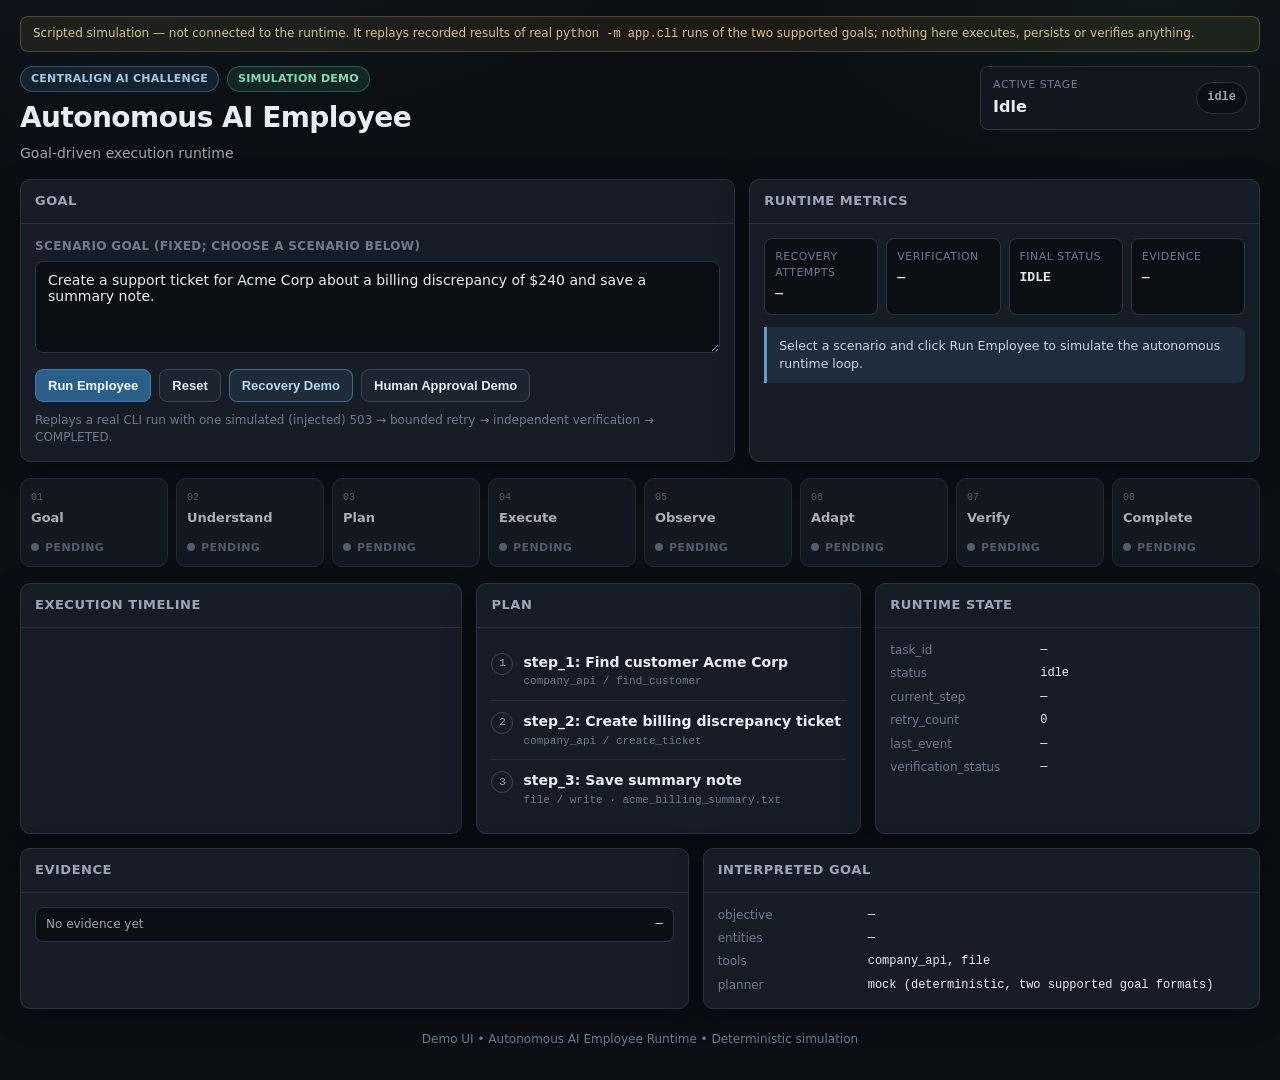
<file: demo-ui/index.html>
<!DOCTYPE html>
<html lang="en">
<head>
  <meta charset="UTF-8" />
  <meta name="viewport" content="width=device-width, initial-scale=1.0" />
  <title>Autonomous AI Employee — Simulation Demo</title>
  <style>
    :root {
      --bg: #0b0e13;
      --bg-elev: #12171f;
      --bg-card: #161c26;
      --bg-soft: #1c2430;
      --border: #2a3341;
      --border-strong: #3a4556;
      --text: #e8edf5;
      --text-muted: #9aa6b8;
      --text-dim: #6d7a8f;
      --accent: #5b9fd4;
      --accent-soft: rgba(91, 159, 212, 0.12);
      --success: #3ecf8e;
      --success-soft: rgba(62, 207, 142, 0.12);
      --warning: #e6b84d;
      --warning-soft: rgba(230, 184, 77, 0.14);
      --danger: #ef6b6b;
      --danger-soft: rgba(239, 107, 107, 0.14);
      --mono: ui-monospace, "SF Mono", Menlo, Consolas, monospace;
      --sans: "Segoe UI", system-ui, -apple-system, sans-serif;
      --radius: 10px;
      --shadow: 0 8px 28px rgba(0, 0, 0, 0.35);
    }

    * { box-sizing: border-box; }
    html, body {
      margin: 0;
      padding: 0;
      background: var(--bg);
      color: var(--text);
      font-family: var(--sans);
      font-size: 14px;
      line-height: 1.45;
      min-height: 100%;
    }

    body {
      background-image:
        radial-gradient(ellipse 900px 420px at 12% -10%, rgba(91, 159, 212, 0.08), transparent 60%),
        radial-gradient(ellipse 700px 360px at 90% 0%, rgba(62, 207, 142, 0.05), transparent 55%);
    }

    .wrap {
      max-width: 1380px;
      margin: 0 auto;
      padding: 16px 20px 28px;
    }

    .disclaimer {
      background: rgba(230, 184, 77, 0.08);
      border: 1px solid rgba(230, 184, 77, 0.28);
      color: #d8c288;
      border-radius: 8px;
      padding: 8px 12px;
      font-size: 12px;
      margin-bottom: 14px;
    }

    .topbar {
      display: flex;
      align-items: flex-start;
      justify-content: space-between;
      gap: 16px;
      margin-bottom: 16px;
    }

    .brand h1 {
      margin: 6px 0 4px;
      font-size: 28px;
      letter-spacing: -0.02em;
      font-weight: 700;
    }

    .brand .subtitle {
      color: var(--text-muted);
      font-size: 14px;
    }

    .badges { display: flex; gap: 8px; flex-wrap: wrap; }

    .badge {
      display: inline-flex;
      align-items: center;
      gap: 6px;
      padding: 4px 10px;
      border-radius: 999px;
      border: 1px solid var(--border);
      background: var(--bg-soft);
      color: var(--text-muted);
      font-size: 11px;
      font-weight: 600;
      letter-spacing: 0.02em;
      text-transform: uppercase;
    }

    .badge.accent {
      border-color: rgba(91, 159, 212, 0.4);
      background: var(--accent-soft);
      color: #9cc8ea;
    }

    .badge.sim {
      border-color: rgba(62, 207, 142, 0.35);
      background: var(--success-soft);
      color: #7eddb0;
    }

    .controls {
      display: grid;
      grid-template-columns: 1.4fr 1fr;
      gap: 14px;
      margin-bottom: 16px;
    }

    .card {
      background: var(--bg-card);
      border: 1px solid var(--border);
      border-radius: var(--radius);
      box-shadow: var(--shadow);
    }

    .card-hd {
      display: flex;
      align-items: center;
      justify-content: space-between;
      gap: 10px;
      padding: 12px 14px;
      border-bottom: 1px solid var(--border);
    }

    .card-hd h2 {
      margin: 0;
      font-size: 13px;
      font-weight: 650;
      letter-spacing: 0.04em;
      text-transform: uppercase;
      color: var(--text-muted);
    }

    .card-bd { padding: 14px; }

    label {
      display: block;
      font-size: 12px;
      color: var(--text-dim);
      margin-bottom: 6px;
      font-weight: 600;
      letter-spacing: 0.03em;
      text-transform: uppercase;
    }

    textarea {
      width: 100%;
      min-height: 92px;
      resize: vertical;
      background: var(--bg);
      color: var(--text);
      border: 1px solid var(--border);
      border-radius: 8px;
      padding: 10px 12px;
      font-family: var(--sans);
      font-size: 14px;
      outline: none;
    }

    textarea:focus { border-color: var(--accent); }

    .btn-row {
      display: flex;
      flex-wrap: wrap;
      gap: 8px;
      margin-top: 10px;
    }

    button {
      appearance: none;
      border: 1px solid var(--border-strong);
      background: var(--bg-soft);
      color: var(--text);
      border-radius: 8px;
      padding: 8px 12px;
      font-size: 13px;
      font-weight: 600;
      cursor: pointer;
      transition: background 0.15s ease, border-color 0.15s ease, opacity 0.15s ease, transform 0.1s ease;
    }

    button:hover:not(:disabled) {
      background: #243041;
      border-color: #4a576c;
    }

    button:active:not(:disabled) { transform: translateY(1px); }
    button:disabled {
      opacity: 0.45;
      cursor: not-allowed;
    }

    button.primary {
      background: #2a5f8a;
      border-color: #3f7eb3;
      color: #f2f8ff;
    }

    button.primary:hover:not(:disabled) {
      background: #3472a6;
    }

    button.success {
      background: #1f6b4a;
      border-color: #2f9a6a;
      color: #eafff4;
    }

    button.danger {
      background: #6b2a2a;
      border-color: #a04545;
      color: #ffeaea;
    }

    button.ghost.active {
      border-color: rgba(91, 159, 212, 0.55);
      background: var(--accent-soft);
      color: #b7d8f3;
    }

    .scenario-note {
      margin-top: 10px;
      color: var(--text-dim);
      font-size: 12px;
      min-height: 34px;
    }

    .pipeline {
      display: grid;
      grid-template-columns: repeat(8, 1fr);
      gap: 8px;
      margin-bottom: 16px;
    }

    .stage {
      position: relative;
      background: var(--bg-card);
      border: 1px solid var(--border);
      border-radius: 10px;
      padding: 12px 10px 10px;
      min-height: 78px;
      transition: border-color 0.2s ease, background 0.2s ease, box-shadow 0.2s ease;
    }

    .stage .idx {
      font-family: var(--mono);
      font-size: 10px;
      color: var(--text-dim);
      margin-bottom: 4px;
    }

    .stage .name {
      font-size: 13px;
      font-weight: 700;
      margin-bottom: 8px;
    }

    .stage .dot {
      width: 8px;
      height: 8px;
      border-radius: 50%;
      background: var(--text-dim);
      display: inline-block;
      margin-right: 6px;
      vertical-align: middle;
    }

    .stage .state-label {
      font-size: 11px;
      color: var(--text-dim);
      text-transform: uppercase;
      letter-spacing: 0.04em;
      font-weight: 650;
    }

    .stage.pending { opacity: 0.72; }
    .stage.active {
      border-color: rgba(91, 159, 212, 0.7);
      background: linear-gradient(180deg, rgba(91, 159, 212, 0.12), var(--bg-card));
      box-shadow: 0 0 0 1px rgba(91, 159, 212, 0.18), var(--shadow);
    }
    .stage.active .dot {
      background: var(--accent);
      box-shadow: 0 0 0 4px rgba(91, 159, 212, 0.18);
      animation: pulse 1.2s ease infinite;
    }
    .stage.active .state-label { color: #9cc8ea; }

    .stage.success {
      border-color: rgba(62, 207, 142, 0.45);
      background: linear-gradient(180deg, rgba(62, 207, 142, 0.1), var(--bg-card));
    }
    .stage.success .dot { background: var(--success); }
    .stage.success .state-label { color: #7eddb0; }

    .stage.warning {
      border-color: rgba(230, 184, 77, 0.5);
      background: linear-gradient(180deg, rgba(230, 184, 77, 0.1), var(--bg-card));
    }
    .stage.warning .dot { background: var(--warning); }
    .stage.warning .state-label { color: #e6c87a; }

    .stage.failure {
      border-color: rgba(239, 107, 107, 0.5);
      background: linear-gradient(180deg, rgba(239, 107, 107, 0.1), var(--bg-card));
    }
    .stage.failure .dot { background: var(--danger); }
    .stage.failure .state-label { color: #f0a0a0; }

    .stage.approval {
      border-color: rgba(230, 184, 77, 0.65);
      background: linear-gradient(180deg, rgba(230, 184, 77, 0.14), var(--bg-card));
      box-shadow: 0 0 0 1px rgba(230, 184, 77, 0.2);
    }
    .stage.approval .dot {
      background: var(--warning);
      animation: pulse 1.1s ease infinite;
    }
    .stage.approval .state-label { color: #e6c87a; }

    @keyframes pulse {
      0%, 100% { transform: scale(1); opacity: 1; }
      50% { transform: scale(1.25); opacity: 0.7; }
    }

    .grid {
      display: grid;
      grid-template-columns: 1.15fr 1fr 1fr;
      gap: 14px;
      margin-bottom: 14px;
    }

    .grid-bottom {
      display: grid;
      grid-template-columns: 1.2fr 1fr;
      gap: 14px;
      margin-bottom: 14px;
    }

    .metrics {
      display: grid;
      grid-template-columns: repeat(4, 1fr);
      gap: 8px;
      margin-bottom: 12px;
    }

    .metric {
      background: var(--bg);
      border: 1px solid var(--border);
      border-radius: 8px;
      padding: 10px;
    }

    .metric .k {
      font-size: 11px;
      color: var(--text-dim);
      text-transform: uppercase;
      letter-spacing: 0.04em;
      margin-bottom: 4px;
    }

    .metric .v {
      font-family: var(--mono);
      font-size: 13px;
      font-weight: 650;
    }

    .metric .v.ok { color: var(--success); }
    .metric .v.warn { color: var(--warning); }
    .metric .v.bad { color: var(--danger); }

    .timeline {
      max-height: 320px;
      overflow: auto;
      font-family: var(--mono);
      font-size: 12px;
    }

    .tl-item {
      display: grid;
      grid-template-columns: 68px 1fr;
      gap: 10px;
      padding: 7px 0;
      border-bottom: 1px solid rgba(42, 51, 65, 0.75);
      opacity: 0;
      transform: translateY(4px);
      animation: fadeIn 0.28s ease forwards;
    }

    .tl-item .t { color: var(--text-dim); }
    .tl-item .m { color: var(--text); }
    .tl-item .m .tag {
      display: inline-block;
      margin-left: 6px;
      padding: 1px 6px;
      border-radius: 999px;
      font-size: 10px;
      border: 1px solid var(--border);
      color: var(--text-muted);
      vertical-align: middle;
    }
    .tl-item.fail .m { color: #f0a8a8; }
    .tl-item.warn .m { color: #e8cf8a; }
    .tl-item.ok .m { color: #9be4c0; }
    .tl-item.approval .m { color: #e8cf8a; }

    @keyframes fadeIn {
      to { opacity: 1; transform: none; }
    }

    .plan-list { list-style: none; margin: 0; padding: 0; }
    .plan-list li {
      display: flex;
      align-items: flex-start;
      gap: 10px;
      padding: 10px 0;
      border-bottom: 1px solid rgba(42, 51, 65, 0.75);
    }
    .plan-list li:last-child { border-bottom: 0; }

    .step-badge {
      flex: 0 0 auto;
      width: 22px;
      height: 22px;
      border-radius: 50%;
      border: 1px solid var(--border-strong);
      display: grid;
      place-items: center;
      font-size: 11px;
      font-family: var(--mono);
      color: var(--text-muted);
      margin-top: 1px;
    }

    .plan-list li.active .step-badge {
      border-color: var(--accent);
      color: #9cc8ea;
      background: var(--accent-soft);
    }
    .plan-list li.done .step-badge {
      border-color: rgba(62, 207, 142, 0.5);
      color: #7eddb0;
      background: var(--success-soft);
    }
    .plan-list li.blocked .step-badge {
      border-color: rgba(230, 184, 77, 0.55);
      color: #e6c87a;
      background: var(--warning-soft);
    }
    .plan-list li.failed .step-badge {
      border-color: rgba(239, 107, 107, 0.55);
      color: #f0a0a0;
      background: var(--danger-soft);
    }

    .plan-list .title { font-weight: 650; margin-bottom: 2px; }
    .plan-list .meta {
      color: var(--text-dim);
      font-family: var(--mono);
      font-size: 11px;
    }

    .kv {
      display: grid;
      grid-template-columns: 140px 1fr;
      gap: 6px 10px;
      font-size: 12px;
    }

    .kv .k { color: var(--text-dim); }
    .kv .v {
      font-family: var(--mono);
      color: var(--text);
      word-break: break-all;
    }

    .evidence-list {
      display: grid;
      gap: 8px;
    }

    .ev-row {
      display: flex;
      justify-content: space-between;
      gap: 12px;
      padding: 8px 10px;
      background: var(--bg);
      border: 1px solid var(--border);
      border-radius: 8px;
      font-size: 12px;
    }

    .ev-row .k { color: var(--text-muted); }
    .ev-row .v { font-family: var(--mono); color: var(--text); text-align: right; }

    .explain {
      margin-top: 12px;
      padding: 10px 12px;
      border-left: 3px solid var(--accent);
      background: var(--accent-soft);
      color: #c5d9ea;
      font-size: 12.5px;
      border-radius: 0 8px 8px 0;
    }

    .approval-card {
      display: none;
      border: 1px solid rgba(230, 184, 77, 0.45);
      background: linear-gradient(180deg, rgba(230, 184, 77, 0.1), var(--bg-card));
      border-radius: var(--radius);
      padding: 16px;
      margin-bottom: 14px;
      box-shadow: var(--shadow);
    }

    .approval-card.visible { display: block; animation: fadeIn 0.25s ease; }

    .approval-card h3 {
      margin: 0 0 4px;
      font-size: 18px;
      color: #f0d48a;
    }

    .approval-card .sub {
      color: var(--text-muted);
      margin-bottom: 14px;
      font-size: 13px;
    }

    .approval-grid {
      display: grid;
      grid-template-columns: repeat(4, 1fr);
      gap: 10px;
      margin-bottom: 14px;
    }

    .approval-grid .box {
      background: var(--bg);
      border: 1px solid var(--border);
      border-radius: 8px;
      padding: 10px;
    }

    .approval-grid .box .k {
      font-size: 11px;
      color: var(--text-dim);
      text-transform: uppercase;
      letter-spacing: 0.04em;
      margin-bottom: 4px;
    }

    .approval-grid .box .v {
      font-family: var(--mono);
      font-size: 12.5px;
      font-weight: 650;
      overflow-wrap: anywhere;
    }

    .active-banner {
      display: flex;
      align-items: center;
      justify-content: space-between;
      gap: 12px;
      margin-bottom: 12px;
      padding: 10px 12px;
      border: 1px solid var(--border);
      border-radius: 8px;
      background: var(--bg-elev);
    }

    .active-banner .label {
      font-size: 11px;
      text-transform: uppercase;
      letter-spacing: 0.05em;
      color: var(--text-dim);
      margin-bottom: 2px;
    }

    .active-banner .value {
      font-size: 16px;
      font-weight: 700;
    }

    .status-pill {
      padding: 6px 10px;
      border-radius: 999px;
      border: 1px solid var(--border);
      font-family: var(--mono);
      font-size: 12px;
      font-weight: 650;
      background: var(--bg);
      color: var(--text-muted);
    }

    .status-pill.running { color: #9cc8ea; border-color: rgba(91, 159, 212, 0.45); background: var(--accent-soft); }
    .status-pill.completed { color: #7eddb0; border-color: rgba(62, 207, 142, 0.45); background: var(--success-soft); }
    .status-pill.needs_approval { color: #e6c87a; border-color: rgba(230, 184, 77, 0.5); background: var(--warning-soft); }
    .status-pill.aborted { color: #f0a0a0; border-color: rgba(239, 107, 107, 0.5); background: var(--danger-soft); }
    .status-pill.idle { color: var(--text-muted); }

    footer {
      margin-top: 8px;
      text-align: center;
      color: var(--text-dim);
      font-size: 12px;
      padding: 8px 0 4px;
    }

    @media (max-width: 1180px) {
      .controls, .grid, .grid-bottom, .pipeline, .approval-grid, .metrics {
        grid-template-columns: 1fr 1fr;
      }
      .pipeline { grid-template-columns: repeat(4, 1fr); }
    }

    @media (max-width: 760px) {
      .controls, .grid, .grid-bottom, .pipeline, .approval-grid, .metrics, .topbar {
        grid-template-columns: 1fr;
        display: grid;
      }
      .pipeline { grid-template-columns: 1fr 1fr; }
      .approval-grid { grid-template-columns: 1fr 1fr; }
    }
  </style>
</head>
<body>
  <div class="wrap">
    <div class="disclaimer">
      Scripted simulation — not connected to the runtime. It replays recorded results of real
      <code>python -m app.cli</code> runs of the two supported goals; nothing here executes, persists or verifies anything.
    </div>

    <div class="topbar">
      <div class="brand">
        <div class="badges">
          <span class="badge accent">CentrAlign AI Challenge</span>
          <span class="badge sim">Simulation Demo</span>
        </div>
        <h1>Autonomous AI Employee</h1>
        <div class="subtitle">Goal-driven execution runtime</div>
      </div>
      <div class="active-banner" style="min-width: 280px;">
        <div>
          <div class="label">Active stage</div>
          <div class="value" id="activeStageLabel">Idle</div>
        </div>
        <div class="status-pill idle" id="statusPill">idle</div>
      </div>
    </div>

    <div class="controls">
      <div class="card">
        <div class="card-hd"><h2>Goal</h2></div>
        <div class="card-bd">
          <label for="goalInput">Scenario goal (fixed; choose a scenario below)</label>
          <textarea id="goalInput" spellcheck="false" readonly aria-readonly="true"></textarea>
          <div class="btn-row">
            <button class="primary" id="runBtn">Run Employee</button>
            <button id="resetBtn">Reset</button>
            <button class="ghost active" id="scenarioRecovery" type="button">Recovery Demo</button>
            <button class="ghost" id="scenarioApproval" type="button">Human Approval Demo</button>
          </div>
          <div class="scenario-note" id="scenarioNote"></div>
        </div>
      </div>

      <div class="card">
        <div class="card-hd"><h2>Runtime metrics</h2></div>
        <div class="card-bd">
          <div class="metrics">
            <div class="metric"><div class="k">Recovery attempts</div><div class="v" id="mRecovery">—</div></div>
            <div class="metric"><div class="k">Verification</div><div class="v" id="mVerify">—</div></div>
            <div class="metric"><div class="k">Final status</div><div class="v" id="mStatus">IDLE</div></div>
            <div class="metric"><div class="k">Evidence</div><div class="v" id="mEvidence">—</div></div>
          </div>
          <div class="explain" id="explainBox">
            Select a scenario and click Run Employee to simulate the autonomous runtime loop.
          </div>
        </div>
      </div>
    </div>

    <div class="pipeline" id="pipeline"></div>

    <div class="approval-card" id="approvalCard">
      <h3>Human approval required</h3>
      <div class="sub">Policy gate paused execution before an employee record write. No mutation has occurred. (Simulated replay; in the real CLI use <code>approve</code> or <code>reject</code>.)</div>
      <div class="approval-grid">
        <div class="box"><div class="k">Step / tool</div><div class="v">step_1 · company_api</div></div>
        <div class="box"><div class="k">Arguments</div><div class="v">{"employee_id": "E-17", "fields": {"title": "Senior Engineer"}, "operation": "update_employee"}</div></div>
        <div class="box"><div class="k">Risk</div><div class="v">write</div></div>
        <div class="box"><div class="k">Reason</div><div class="v">Employee record mutation requires human approval.</div></div>
      </div>
      <div class="btn-row">
        <button class="success" id="approveBtn">Approve Action</button>
        <button class="danger" id="rejectBtn">Reject Action</button>
      </div>
    </div>

    <div class="grid">
      <div class="card">
        <div class="card-hd"><h2>Execution Timeline</h2></div>
        <div class="card-bd">
          <div class="timeline" id="timeline"></div>
        </div>
      </div>

      <div class="card">
        <div class="card-hd"><h2>Plan</h2></div>
        <div class="card-bd">
          <ul class="plan-list" id="planList"></ul>
        </div>
      </div>

      <div class="card">
        <div class="card-hd"><h2>Runtime State</h2></div>
        <div class="card-bd">
          <div class="kv" id="runtimeState"></div>
        </div>
      </div>
    </div>

    <div class="grid-bottom">
      <div class="card">
        <div class="card-hd"><h2>Evidence</h2></div>
        <div class="card-bd">
          <div class="evidence-list" id="evidenceList"></div>
        </div>
      </div>
      <div class="card">
        <div class="card-hd"><h2>Interpreted Goal</h2></div>
        <div class="card-bd">
          <div class="kv" id="interpretedGoal"></div>
        </div>
      </div>
    </div>

    <footer>Demo UI • Autonomous AI Employee Runtime • Deterministic simulation</footer>
  </div>

  <script>
    (function () {
      "use strict";

      var STAGES = [
        "Goal", "Understand", "Plan", "Execute",
        "Observe", "Adapt", "Verify", "Complete"
      ];

      var GOALS = {
        recovery: "Create a support ticket for Acme Corp about a billing discrepancy of $240 and save a summary note.",
        approval: "Update employee E-17 title to Senior Engineer and confirm the change in a note file."
      };

      var NOTES = {
        recovery: "Replays a real CLI run with one simulated (injected) 503 → bounded retry → independent verification → COMPLETED.",
        approval: "Replays a real CLI run: policy gate → NEEDS_APPROVAL → approve or reject before any mutation."
      };

      var SIMULATED_TASK_ID = "simulated (real IDs: task_ + 32 hex chars)";

      var state = {
        scenario: "recovery",
        running: false,
        awaitingApproval: false,
        approvalResolved: false,
        timers: [],
        clockBase: null,
        clockOffset: 0,
        taskId: "—",
        status: "idle",
        currentStep: "—",
        retryCount: 0,
        lastEvent: "—",
        verification: "—",
        recoveryAttempts: 0,
        evidenceRecorded: false
      };

      var els = {
        goalInput: document.getElementById("goalInput"),
        runBtn: document.getElementById("runBtn"),
        resetBtn: document.getElementById("resetBtn"),
        scenarioRecovery: document.getElementById("scenarioRecovery"),
        scenarioApproval: document.getElementById("scenarioApproval"),
        scenarioNote: document.getElementById("scenarioNote"),
        pipeline: document.getElementById("pipeline"),
        timeline: document.getElementById("timeline"),
        planList: document.getElementById("planList"),
        runtimeState: document.getElementById("runtimeState"),
        evidenceList: document.getElementById("evidenceList"),
        interpretedGoal: document.getElementById("interpretedGoal"),
        approvalCard: document.getElementById("approvalCard"),
        approveBtn: document.getElementById("approveBtn"),
        rejectBtn: document.getElementById("rejectBtn"),
        activeStageLabel: document.getElementById("activeStageLabel"),
        statusPill: document.getElementById("statusPill"),
        explainBox: document.getElementById("explainBox"),
        mRecovery: document.getElementById("mRecovery"),
        mVerify: document.getElementById("mVerify"),
        mStatus: document.getElementById("mStatus"),
        mEvidence: document.getElementById("mEvidence")
      };

      function pad(n) { return n < 10 ? "0" + n : String(n); }

      // Sequence numbers, not clock times: this replay has no real timestamps.
      function nextTimestamp() {
        state.clockOffset += 1;
        return "#" + pad(state.clockOffset);
      }

      function clearTimers() {
        state.timers.forEach(function (id) { clearTimeout(id); });
        state.timers = [];
      }

      function later(ms, fn) {
        var id = setTimeout(fn, ms);
        state.timers.push(id);
        return id;
      }

      function setScenario(name) {
        if (state.running || state.awaitingApproval) return;
        state.scenario = name;
        els.goalInput.value = GOALS[name];
        els.scenarioNote.textContent = NOTES[name];
        els.scenarioRecovery.classList.toggle("active", name === "recovery");
        els.scenarioApproval.classList.toggle("active", name === "approval");
        renderPlanIdle();
        renderInterpretedIdle();
        renderEvidence([]);
      }

      function renderPipeline(stageStates, activeName) {
        els.pipeline.innerHTML = "";
        STAGES.forEach(function (name, i) {
          var st = stageStates[name] || "pending";
          var div = document.createElement("div");
          div.className = "stage " + st;
          div.innerHTML =
            '<div class="idx">0' + (i + 1) + "</div>" +
            '<div class="name">' + name + "</div>" +
            '<div><span class="dot"></span><span class="state-label">' + st.replace("_", " ") + "</span></div>";
          els.pipeline.appendChild(div);
        });
        els.activeStageLabel.textContent = activeName || "Idle";
      }

      function setStatus(status) {
        state.status = status;
        els.statusPill.textContent = status;
        els.statusPill.className = "status-pill " + status;
        updateMetrics();
        renderRuntimeState();
      }

      function updateMetrics() {
        els.mRecovery.textContent = state.recoveryAttempts === 0 && state.status === "idle"
          ? "—"
          : String(state.recoveryAttempts);
        els.mVerify.textContent = state.verification;
        if (state.verification === "PASSED") els.mVerify.className = "v ok";
        else if (state.verification === "FAILED") els.mVerify.className = "v bad";
        else if (state.verification === "PENDING") els.mVerify.className = "v warn";
        else els.mVerify.className = "v";

        els.mStatus.textContent = state.status.toUpperCase();
        if (state.status === "completed") els.mStatus.className = "v ok";
        else if (state.status === "aborted") els.mStatus.className = "v bad";
        else if (state.status === "needs_approval") els.mStatus.className = "v warn";
        else if (state.status === "running") els.mStatus.className = "v";
        else els.mStatus.className = "v";

        els.mEvidence.textContent = state.evidenceRecorded ? "Recorded" : "—";
        els.mEvidence.className = state.evidenceRecorded ? "v ok" : "v";
      }

      function renderRuntimeState() {
        var rows = [
          ["task_id", state.taskId],
          ["status", state.status],
          ["current_step", state.currentStep],
          ["retry_count", String(state.retryCount)],
          ["last_event", state.lastEvent],
          ["verification_status", state.verification]
        ];
        els.runtimeState.innerHTML = rows.map(function (r) {
          return '<div class="k">' + r[0] + '</div><div class="v">' + r[1] + "</div>";
        }).join("");
      }

      function addTimeline(message, kind) {
        var item = document.createElement("div");
        item.className = "tl-item" + (kind ? " " + kind : "");
        var ts = nextTimestamp();
        item.innerHTML = '<div class="t">' + ts + '</div><div class="m">' + message + "</div>";
        els.timeline.appendChild(item);
        els.timeline.scrollTop = els.timeline.scrollHeight;
        state.lastEvent = message.replace(/<[^>]+>/g, "").slice(0, 64);
        renderRuntimeState();
      }

      function renderPlan(steps) {
        els.planList.innerHTML = steps.map(function (s, i) {
          return (
            '<li class="' + (s.state || "") + '">' +
              '<div class="step-badge">' + (i + 1) + "</div>" +
              '<div><div class="title">' + s.title + "</div>" +
              '<div class="meta">' + (s.meta || "") + "</div></div>" +
            "</li>"
          );
        }).join("");
      }

      function renderPlanIdle() {
        renderPlan(planWith(state.scenario === "recovery" ? RECOVERY_PLAN : APPROVAL_PLAN, []));
      }

      function renderEvidence(rows) {
        if (!rows.length) {
          els.evidenceList.innerHTML = '<div class="ev-row"><div class="k">No evidence yet</div><div class="v">—</div></div>';
          return;
        }
        els.evidenceList.innerHTML = rows.map(function (r) {
          return '<div class="ev-row"><div class="k">' + r[0] + '</div><div class="v">' + r[1] + "</div></div>";
        }).join("");
      }

      function renderInterpretedIdle() {
        els.interpretedGoal.innerHTML =
          '<div class="k">objective</div><div class="v">—</div>' +
          '<div class="k">entities</div><div class="v">—</div>' +
          '<div class="k">tools</div><div class="v">company_api, file</div>' +
          '<div class="k">planner</div><div class="v">mock (deterministic, two supported goal formats)</div>';
      }

      function renderInterpreted(rows) {
        els.interpretedGoal.innerHTML = rows.map(function (r) {
          return '<div class="k">' + r[0] + '</div><div class="v">' + r[1] + "</div>";
        }).join("");
      }

      function setControlsRunning(running) {
        state.running = running;
        els.runBtn.disabled = running || state.awaitingApproval;
        els.scenarioRecovery.disabled = running || state.awaitingApproval;
        els.scenarioApproval.disabled = running || state.awaitingApproval;
        els.goalInput.disabled = running || state.awaitingApproval;
      }

      function showApproval(show) {
        els.approvalCard.classList.toggle("visible", show);
        state.awaitingApproval = show;
        els.approveBtn.disabled = !show || state.approvalResolved;
        els.rejectBtn.disabled = !show || state.approvalResolved;
        els.runBtn.disabled = show || state.running;
        els.scenarioRecovery.disabled = show || state.running;
        els.scenarioApproval.disabled = show || state.running;
        els.goalInput.disabled = show || state.running;
      }

      function resetAll() {
        clearTimers();
        state.running = false;
        state.awaitingApproval = false;
        state.approvalResolved = false;
        state.clockBase = null;
        state.clockOffset = 0;
        state.taskId = "—";
        state.currentStep = "—";
        state.retryCount = 0;
        state.lastEvent = "—";
        state.verification = "—";
        state.recoveryAttempts = 0;
        state.evidenceRecorded = false;
        els.timeline.innerHTML = "";
        showApproval(false);
        setControlsRunning(false);
        setStatus("idle");
        renderPipeline({}, "Idle");
        renderPlanIdle();
        renderInterpretedIdle();
        renderEvidence([]);
        els.explainBox.textContent =
          "Select a scenario and click Run Employee to simulate the autonomous runtime loop.";
        els.goalInput.value = GOALS[state.scenario];
        els.scenarioNote.textContent = NOTES[state.scenario];
        updateMetrics();
      }

      function stageMap(partial) {
        var map = {};
        STAGES.forEach(function (s) { map[s] = "pending"; });
        Object.keys(partial).forEach(function (k) { map[k] = partial[k]; });
        return map;
      }

      // Plans, arguments, IDs, file names, messages and counts below are copied
      // from real `python -m app.cli` runs of these exact goals on a freshly
      // seeded database. This page replays them; it does not execute anything.
      var RECOVERY_PLAN = [
        { title: "step_1: Find customer Acme Corp", meta: "company_api / find_customer" },
        { title: "step_2: Create billing discrepancy ticket", meta: "company_api / create_ticket" },
        { title: "step_3: Save summary note", meta: "file / write · acme_billing_summary.txt" }
      ];
      var APPROVAL_PLAN = [
        { title: "step_1: Update employee E-17 title to Senior Engineer", meta: "company_api / update_employee · requires approval" },
        { title: "step_2: Write confirmation note", meta: "file / write · employee_update.txt" }
      ];
      var PENDING_ARGS = '{"employee_id": "E-17", "fields": {"title": "Senior Engineer"}, "operation": "update_employee"}';

      function planWith(base, states) {
        return base.map(function (s, i) {
          var st = states[i] || "";
          var label = { active: "RUNNING", done: "COMPLETED", blocked: "AWAITING APPROVAL", failed: "REJECTED" }[st];
          return { title: s.title, meta: s.meta + (label ? " · " + label : ""), state: st };
        });
      }

      function runRecovery() {
        state.taskId = SIMULATED_TASK_ID;
        state.recoveryAttempts = 0;
        state.retryCount = 0;
        state.verification = "PENDING";
        state.evidenceRecorded = false;
        setControlsRunning(true);
        setStatus("running");
        els.explainBox.textContent =
          "Replay of a real CLI run with --inject-transient create_ticket: one simulated 503, one bounded retry, then independent verification of the ticket and summary file.";

        var steps = [
          function () {
            renderPipeline(stageMap({ Goal: "active" }), "Goal");
            state.currentStep = "goal";
            addTimeline("TASK_CREATED · goal accepted by the mock grammar");
            renderInterpreted([
              ["objective", "Create a support ticket for Acme Corp about a $240 billing discrepancy."],
              ["entities", "company=Acme Corp; amount=$240; issue=billing discrepancy"],
              ["success_criteria", "ticket_exists (Acme Corp, billing); file_exists acme_billing_summary.txt"],
              ["planner", "mock (deterministic, two supported goal formats)"]
            ]);
          },
          function () {
            renderPipeline(stageMap({ Goal: "success", Understand: "success", Plan: "active" }), "Plan");
            addTimeline("Plan generated: find_customer → create_ticket → file.write", "ok");
            renderPlan(planWith(RECOVERY_PLAN, []));
          },
          function () {
            renderPipeline(stageMap({
              Goal: "success", Understand: "success", Plan: "success", Execute: "active"
            }), "Execute");
            state.currentStep = "step_1";
            addTimeline("TOOL_CALLED <span class='tag'>company_api.find_customer</span> attempt 1");
            addTimeline("TOOL_SUCCEEDED · customer C-1001 (Acme Corp)", "ok");
            state.currentStep = "step_2";
            addTimeline("TOOL_CALLED <span class='tag'>company_api.create_ticket</span> attempt 1");
            renderPlan(planWith(RECOVERY_PLAN, ["done", "active"]));
          },
          function () {
            renderPipeline(stageMap({
              Goal: "success", Understand: "success", Plan: "success",
              Execute: "failure", Observe: "active"
            }), "Observe");
            addTimeline("TOOL_FAILED · 503 Service Unavailable (simulated by --inject-transient)", "fail");
            addTimeline("failure.detected · classified as transient", "warn");
          },
          function () {
            renderPipeline(stageMap({
              Goal: "success", Understand: "success", Plan: "success",
              Execute: "warning", Observe: "success", Adapt: "active"
            }), "Adapt");
            addTimeline("recovery.evaluated · retry allowed (budget: 2 retries)", "warn");
            addTimeline("recovery.retry_started · attempt 2", "warn");
            state.retryCount = 1;
            state.recoveryAttempts = 1;
            updateMetrics();
          },
          function () {
            renderPipeline(stageMap({
              Goal: "success", Understand: "success", Plan: "success",
              Execute: "active", Observe: "success", Adapt: "success"
            }), "Execute");
            addTimeline("recovery.retry_succeeded · ticket T-10001 created", "ok");
            state.currentStep = "step_3";
            addTimeline("TOOL_CALLED <span class='tag'>file.write</span> acme_billing_summary.txt");
            renderPlan(planWith(RECOVERY_PLAN, ["done", "done", "active"]));
          },
          function () {
            renderPipeline(stageMap({
              Goal: "success", Understand: "success", Plan: "success",
              Execute: "success", Observe: "success", Adapt: "success", Verify: "active"
            }), "Verify");
            state.currentStep = "verify";
            addTimeline("verification.started · independent checks against database and workspace", "ok");
            renderPlan(planWith(RECOVERY_PLAN, ["done", "done", "done"]));
          },
          function () {
            renderPipeline(stageMap({
              Goal: "success", Understand: "success", Plan: "success",
              Execute: "success", Observe: "success", Adapt: "success",
              Verify: "success", Complete: "success"
            }), "Complete");
            addTimeline("verification.passed · 6/6 checks · TASK_COMPLETED", "ok");
            state.verification = "PASSED";
            state.evidenceRecorded = true;
            state.currentStep = "done";
            renderEvidence([
              ["Ticket ID", "T-10001"],
              ["Customer", "C-1001 (Acme Corp)"],
              ["Subject", "Billing discrepancy $240"],
              ["Recovery", "1 retry after simulated 503"],
              ["Summary file", "acme_billing_summary.txt"],
              ["Verification", "PASSED · 6/6 checks · 12 evidence items"]
            ]);
            setStatus("completed");
            setControlsRunning(false);
          }
        ];

        var delay = 0;
        steps.forEach(function (fn, i) {
          delay += i === 0 ? 250 : 750;
          later(delay, fn);
        });
      }

      function runApprovalToGate() {
        state.taskId = SIMULATED_TASK_ID;
        state.recoveryAttempts = 0;
        state.retryCount = 0;
        state.verification = "PENDING";
        state.evidenceRecorded = false;
        state.approvalResolved = false;
        setControlsRunning(true);
        setStatus("running");
        els.explainBox.textContent =
          "Replay of a real CLI run: the policy gate pauses before company_api.update_employee runs. Nothing is written until a human approves.";

        var steps = [
          function () {
            renderPipeline(stageMap({ Goal: "active" }), "Goal");
            state.currentStep = "goal";
            addTimeline("TASK_CREATED · goal accepted by the mock grammar");
            renderInterpreted([
              ["objective", "Update employee E-17 title to Senior Engineer and create a confirmation note."],
              ["entities", "employee_id=E-17; title=Senior Engineer"],
              ["success_criteria", "employee_field E-17 title=Senior Engineer; file_exists employee_update.txt"],
              ["planner", "mock (deterministic, two supported goal formats)"]
            ]);
          },
          function () {
            renderPipeline(stageMap({ Goal: "success", Understand: "success", Plan: "active" }), "Plan");
            addTimeline("Plan generated: update_employee → file.write", "ok");
            renderPlan(planWith(APPROVAL_PLAN, []));
          },
          function () {
            renderPipeline(stageMap({
              Goal: "success", Understand: "success", Plan: "success", Execute: "approval"
            }), "Execute");
            state.currentStep = "step_1";
            addTimeline("Policy gate: company_api.update_employee requires approval", "warn");
            addTimeline("approval.requested · task status NEEDS_APPROVAL (CLI exit code 4)", "approval");
            setStatus("needs_approval");
            state.running = false;
            showApproval(true);
            renderPlan(planWith(APPROVAL_PLAN, ["blocked"]));
            renderEvidence([
              ["Pending step", "step_1"],
              ["Tool", "company_api"],
              ["Arguments", PENDING_ARGS],
              ["Risk", "write"],
              ["Reason", "Employee record mutation requires human approval."],
              ["Mutation executed", "No"]
            ]);
          }
        ];

        var delay = 0;
        steps.forEach(function (fn, i) {
          delay += i === 0 ? 250 : 700;
          later(delay, fn);
        });
      }

      function continueAfterApprove() {
        if (!state.awaitingApproval || state.approvalResolved) return;
        state.approvalResolved = true;
        els.approveBtn.disabled = true;
        els.rejectBtn.disabled = true;
        state.running = true;
        els.runBtn.disabled = true;

        addTimeline("approval.approved · actor human", "ok");
        setStatus("running");
        showApproval(false);
        state.awaitingApproval = false;
        els.explainBox.textContent =
          "Equivalent CLI command: python -m app.cli approve <task_id> --step step_1 --yes. The runtime resumes from the pending step, runs it once, then verifies independently.";

        var steps = [
          function () {
            renderPipeline(stageMap({
              Goal: "success", Understand: "success", Plan: "success", Execute: "active"
            }), "Execute");
            addTimeline("TOOL_CALLED <span class='tag'>company_api.update_employee</span> attempt 1");
            addTimeline("TOOL_SUCCEEDED · E-17 title=Senior Engineer", "ok");
            state.currentStep = "step_2";
            renderPlan(planWith(APPROVAL_PLAN, ["done", "active"]));
          },
          function () {
            addTimeline("TOOL_CALLED <span class='tag'>file.write</span> employee_update.txt", "ok");
            renderPlan(planWith(APPROVAL_PLAN, ["done", "done"]));
          },
          function () {
            renderPipeline(stageMap({
              Goal: "success", Understand: "success", Plan: "success",
              Execute: "success", Verify: "active"
            }), "Verify");
            state.currentStep = "verify";
            addTimeline("verification.started · independent checks against database and workspace", "ok");
          },
          function () {
            renderPipeline(stageMap({
              Goal: "success", Understand: "success", Plan: "success",
              Execute: "success", Verify: "success", Complete: "success"
            }), "Complete");
            addTimeline("verification.passed · 5/5 checks · TASK_COMPLETED", "ok");
            state.verification = "PASSED";
            state.evidenceRecorded = true;
            state.currentStep = "done";
            renderEvidence([
              ["Employee", "E-17"],
              ["Title", "Senior Engineer"],
              ["Confirmation file", "employee_update.txt"],
              ["Audit", "approval.requested → approval.approved"],
              ["Verification", "PASSED · 5/5 checks · 6 evidence items"]
            ]);
            setStatus("completed");
            setControlsRunning(false);
          }
        ];

        var delay = 0;
        steps.forEach(function (fn, i) {
          delay += i === 0 ? 200 : 700;
          later(delay, fn);
        });
      }

      function rejectAction() {
        if (!state.awaitingApproval || state.approvalResolved) return;
        state.approvalResolved = true;
        els.approveBtn.disabled = true;
        els.rejectBtn.disabled = true;

        addTimeline("approval.rejected · actor human", "fail");
        addTimeline("Task ABORTED · update_employee was never invoked (0 tool calls)", "warn");
        state.verification = "PENDING";
        state.evidenceRecorded = false;
        setStatus("aborted");
        showApproval(false);
        state.awaitingApproval = false;
        setControlsRunning(false);

        renderPipeline(stageMap({
          Goal: "success", Understand: "success", Plan: "success",
          Execute: "failure", Complete: "failure"
        }), "Complete");
        renderPlan(planWith(APPROVAL_PLAN, ["failed"]));
        renderEvidence([
          ["Employee", "E-17"],
          ["Title", "Software Engineer (unchanged)"],
          ["Tool calls", "0"],
          ["Approval status", "rejected"],
          ["Final status", "ABORTED (CLI exit code 1)"],
          ["Audit", "approval.requested → approval.rejected"]
        ]);
        els.explainBox.textContent =
          "Equivalent CLI command: python -m app.cli reject <task_id> --reason \"...\". The pending write never runs and the reason is stored on the task.";
        updateMetrics();
      }

      function onRun() {
        if (state.running || state.awaitingApproval) return;
        clearTimers();
        els.timeline.innerHTML = "";
        state.clockBase = null;
        state.clockOffset = 0;
        state.approvalResolved = false;
        showApproval(false);
        renderEvidence([]);
        if (state.scenario === "recovery") runRecovery();
        else runApprovalToGate();
      }

      els.runBtn.addEventListener("click", onRun);
      els.resetBtn.addEventListener("click", function () {
        var scenario = state.scenario;
        resetAll();
        state.scenario = scenario;
        setScenario(scenario);
      });
      els.scenarioRecovery.addEventListener("click", function () { setScenario("recovery"); });
      els.scenarioApproval.addEventListener("click", function () { setScenario("approval"); });
      els.approveBtn.addEventListener("click", continueAfterApprove);
      els.rejectBtn.addEventListener("click", rejectAction);

      setScenario("recovery");
      resetAll();
      setScenario("recovery");
    })();
  </script>
</body>
</html>
</file>
